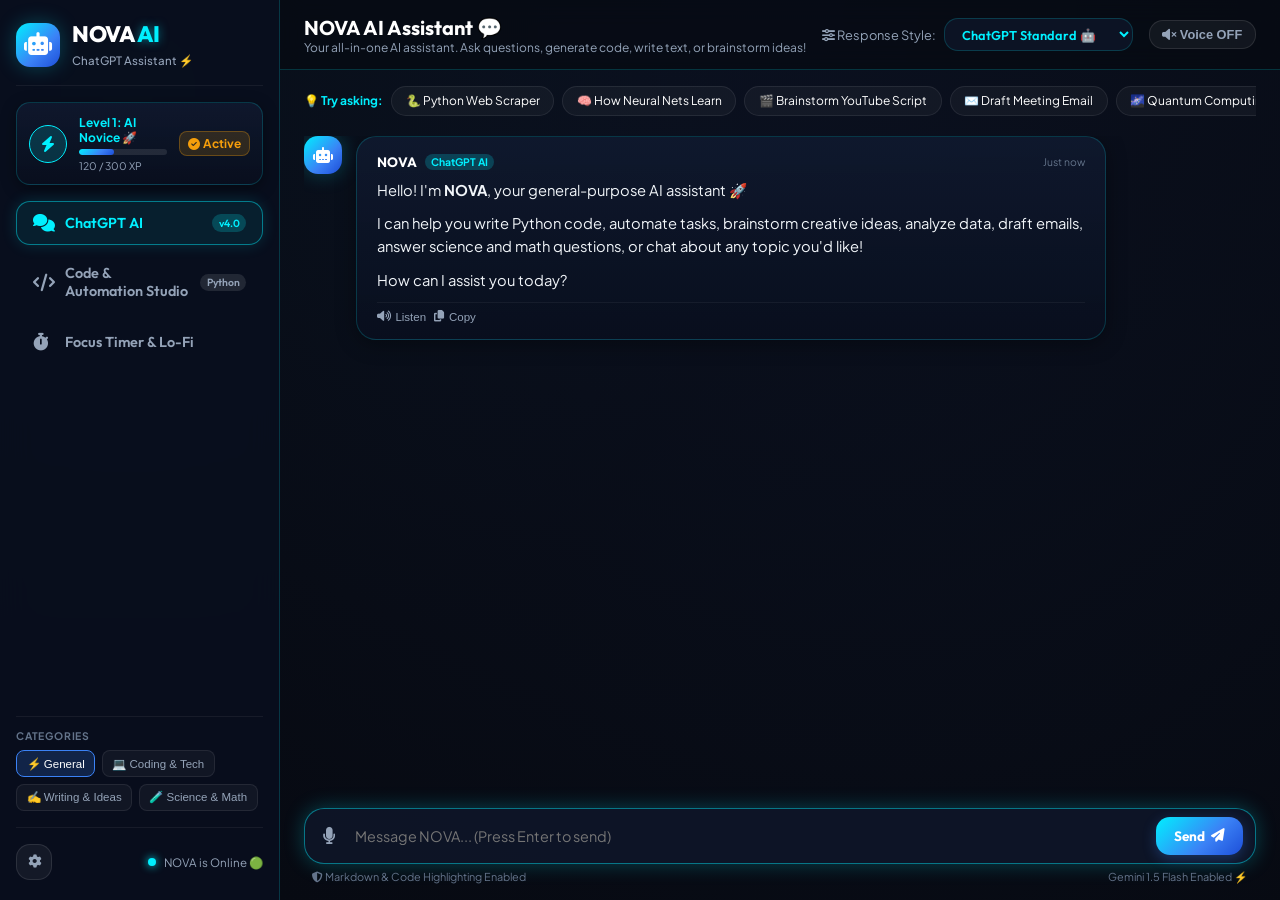
<file: chill-study-bot/index.html>
<!DOCTYPE html>
<html lang="en">
<head>
    <meta charset="UTF-8">
    <meta name="viewport" content="width=device-width, initial-scale=1.0">
    <title>NOVA AI | General Purpose AI Assistant & Code Studio 🚀</title>
    <!-- Modern Google Fonts -->
    <link rel="preconnect" href="https://fonts.googleapis.com">
    <link rel="preconnect" href="https://fonts.gstatic.com" crossorigin>
    <link href="https://fonts.googleapis.com/css2?family=Outfit:wght@300;400;500;600;700;800&family=Plus+Jakarta+Sans:wght@400;500;600;700&family=Fira+Code:wght@400;500&display=swap" rel="stylesheet">
    <!-- FontAwesome Icons -->
    <link rel="stylesheet" href="https://cdnjs.cloudflare.com/ajax/libs/font-awesome/6.4.0/css/all.min.css">
    <!-- Main CSS -->
    <link rel="stylesheet" href="css/style.css">
</head>
<body class="dark-theme">
    <div class="app-container">
        
        <!-- SIDEBAR NAVIGATION -->
        <aside class="sidebar" id="appSidebar">
            <div class="brand-header">
                <div class="logo-box">
                    <i class="fa-solid fa-robot logo-icon"></i>
                </div>
                <div class="brand-title">
                    <h2>NOVA <span>AI</span></h2>
                    <span class="tagline">ChatGPT Assistant ⚡</span>
                </div>
            </div>

            <!-- Profile / Status Card -->
            <div class="user-stats-card">
                <div class="user-avatar">
                    <i class="fa-solid fa-bolt"></i>
                </div>
                <div class="user-info">
                    <span class="user-rank" id="userRank">NOVA 4.0 Omni 🚀</span>
                    <div class="xp-bar-container">
                        <div class="xp-bar-fill" id="xpBarFill" style="width: 100%;"></div>
                    </div>
                    <span class="xp-text" id="xpText">Ready to assist</span>
                </div>
                <div class="streak-badge" title="Status">
                    <i class="fa-solid fa-check-circle streak-icon"></i>
                    Active
                </div>
            </div>

            <!-- Navigation Links -->
            <nav class="nav-menu">
                <button class="nav-item active" data-tab="chat-tab">
                    <i class="fa-solid fa-comments"></i>
                    <span>ChatGPT AI</span>
                    <span class="nav-pill blue">v4.0</span>
                </button>
                <button class="nav-item" data-tab="ml-tab">
                    <i class="fa-solid fa-code"></i>
                    <span>Code & Automation Studio</span>
                    <span class="nav-pill">Python</span>
                </button>
                <button class="nav-item" data-tab="pomodoro-tab">
                    <i class="fa-solid fa-stopwatch"></i>
                    <span>Focus Timer & Lo-Fi</span>
                </button>
            </nav>

            <!-- Quick Category Shortcuts -->
            <div class="subject-quick-select">
                <div class="section-label">CATEGORIES</div>
                <div class="subject-pills">
                    <button class="subject-chip active" data-subject="all">⚡ General</button>
                    <button class="subject-chip" data-subject="code">💻 Coding & Tech</button>
                    <button class="subject-chip" data-subject="writing">✍️ Writing & Ideas</button>
                    <button class="subject-chip" data-subject="science">🧪 Science & Math</button>
                </div>
            </div>

            <!-- Sidebar Footer -->
            <div class="sidebar-footer">
                <button class="icon-btn" id="openSettingsBtn" title="Settings & API Key">
                    <i class="fa-solid fa-gear"></i>
                </button>
                <div class="vibe-status">
                    <span class="pulse-dot"></span>
                    <span class="status-text">NOVA is Online 🟢</span>
                </div>
            </div>
        </aside>

        <!-- MAIN CONTENT AREA -->
        <main class="main-content">

            <!-- TOP BAR -->
            <header class="top-bar">
                <div class="top-bar-left">
                    <button class="mobile-menu-toggle" id="mobileMenuBtn">
                        <i class="fa-solid fa-bars"></i>
                    </button>
                    <div class="current-mode-heading">
                        <h1 id="modeTitle">NOVA AI Assistant 💬</h1>
                        <p id="modeSubtitle">Your all-in-one AI assistant. Ask questions, generate code, write text, or brainstorm ideas!</p>
                    </div>
                </div>
                <div class="top-bar-right">
                    <div class="slang-level-container">
                        <label for="slangSelect"><i class="fa-solid fa-sliders"></i> Response Style:</label>
                        <select id="slangSelect" class="vibe-select">
                            <option value="balanced" selected>ChatGPT Standard 🤖</option>
                            <option value="high">Concise & Fast ⚡</option>
                            <option value="academic">In-Depth & Technical 📚</option>
                        </select>
                    </div>
                    <button class="btn-voice-toggle" id="globalTtsToggle" title="Toggle Voice Output">
                        <i class="fa-solid fa-volume-xmark"></i> Voice OFF
                    </button>
                </div>
            </header>

            <!-- TAB 1: CHAT INTERFACE -->
            <section class="tab-content active" id="chat-tab">
                <div class="chat-wrapper">
                    <!-- Quick Prompt Suggestions Bar -->
                    <div class="prompt-chips-scroll">
                        <span class="chips-title">💡 Try asking:</span>
                        <button class="prompt-chip" data-prompt="Write a Python script to scrape news headlines 🐍">
                            🐍 Python Web Scraper
                        </button>
                        <button class="prompt-chip" data-prompt="Explain how Neural Networks learn step-by-step 🧠">
                            🧠 How Neural Nets Learn
                        </button>
                        <button class="prompt-chip" data-prompt="Help me outline a YouTube video script on AI automation 🎬">
                            🎬 Brainstorm YouTube Script
                        </button>
                        <button class="prompt-chip" data-prompt="Write a polite email requesting a meeting schedule ✉️">
                            ✉️ Draft Meeting Email
                        </button>
                        <button class="prompt-chip" data-prompt="Explain Quantum Computing in simple terms 🌌">
                            🌌 Quantum Computing 101
                        </button>
                    </div>

                    <!-- Chat Message Feed -->
                    <div class="chat-messages" id="chatMessages">
                        <!-- Initial Welcome Message from NOVA -->
                        <div class="message-card nova-message">
                            <div class="avatar nova-avatar">
                                <i class="fa-solid fa-robot"></i>
                            </div>
                            <div class="message-body">
                                <div class="message-header">
                                    <span class="bot-name">NOVA</span>
                                    <span class="bot-badge">ChatGPT AI</span>
                                    <span class="msg-time">Just now</span>
                                </div>
                                <div class="message-text">
                                    <p>Hello! I'm <strong>NOVA</strong>, your general-purpose AI assistant 🚀</p>
                                    <p>I can help you write Python code, automate tasks, brainstorm creative ideas, analyze data, draft emails, answer science and math questions, or chat about any topic you'd like!</p>
                                    <p>How can I assist you today?</p>
                                </div>
                                <div class="message-actions">
                                    <button class="action-btn speaking-btn" onclick="app.speakMessage(this)"><i class="fa-solid fa-volume-high"></i> Listen</button>
                                    <button class="action-btn" onclick="app.copyText(this)"><i class="fa-solid fa-copy"></i> Copy</button>
                                </div>
                            </div>
                        </div>
                    </div>

                    <!-- Chat Input Box -->
                    <div class="chat-input-area">
                        <div class="input-card">
                            <button class="input-icon-btn" id="micBtn" title="Speech to Text">
                                <i class="fa-solid fa-microphone"></i>
                            </button>
                            <textarea id="chatInput" placeholder="Message NOVA... (Press Enter to send)" rows="1"></textarea>
                            <button class="send-btn" id="sendBtn">
                                <span>Send</span>
                                <i class="fa-solid fa-paper-plane"></i>
                            </button>
                        </div>
                        <div class="input-footer">
                            <span><i class="fa-solid fa-shield-halved"></i> Markdown & Code Highlighting Enabled</span>
                            <span class="token-hint">Gemini 1.5 Flash Enabled ⚡</span>
                        </div>
                    </div>
                </div>
            </section>

            <!-- TAB 2: CODE & AUTOMATION STUDIO -->
            <section class="tab-content" id="ml-tab">
                <div class="ml-lab-container">
                    <div class="lab-header">
                        <h2><i class="fa-solid fa-code glow-icon"></i> Code & Automation Studio</h2>
                        <p>Explore Python automation recipes & interactive neural network visualizations!</p>
                    </div>

                    <div class="lab-grid">
                        <!-- Canvas Neural Network Visualizer Card -->
                        <div class="glass-card visualizer-card">
                            <div class="card-header">
                                <h3><i class="fa-solid fa-diagram-project"></i> Live Neural Net Architecture Simulator</h3>
                                <div class="net-controls">
                                    <button class="btn-sm" id="btnPulseNet"><i class="fa-solid fa-play"></i> Pulse Forward Pass</button>
                                    <button class="btn-sm outline" id="btnResetNet"><i class="fa-solid fa-rotate-left"></i> Reset</button>
                                </div>
                            </div>
                            <div class="canvas-wrapper">
                                <canvas id="nnCanvas" width="600" height="320"></canvas>
                            </div>
                            <div class="net-info-panel">
                                <div class="stat-pill"><span>Input Layer:</span> <strong>3 Features</strong></div>
                                <div class="stat-pill"><span>Hidden Layer:</span> <strong>4 Neurons (ReLU)</strong></div>
                                <div class="stat-pill"><span>Output Layer:</span> <strong>Prediction Score</strong></div>
                                <div class="stat-pill"><span>Loss:</span> <strong id="valLoss">0.042</strong></div>
                            </div>
                            <div class="explanation-box">
                                <p><strong>💡 Neural Net Mechanics:</strong> Input feature signals travel through weighted hidden neuron connections, activating output nodes to produce predictions!</p>
                            </div>
                        </div>

                        <!-- Python Automation Recipe Explorer -->
                        <div class="glass-card recipes-card">
                            <div class="card-header">
                                <h3><i class="fa-solid fa-terminal"></i> Python Automation Recipes</h3>
                            </div>
                            <div class="recipe-selector">
                                <button class="recipe-btn active" data-recipe="fileSorter">📂 Auto File Sorter</button>
                                <button class="recipe-btn" data-recipe="homeworkBot">🤖 Task Reminder Bot</button>
                                <button class="recipe-btn" data-recipe="webScraper">🌐 Web News Scraper</button>
                                <button class="recipe-btn" data-recipe="miniML">📊 10-Line ML Classifier</button>
                            </div>
                            <div class="code-display-area">
                                <div class="code-header">
                                    <span id="recipeTitle">script.py</span>
                                    <button class="btn-copy-code" id="btnCopyRecipe"><i class="fa-solid fa-copy"></i> Copy Code</button>
                                </div>
                                <pre><code id="recipeCode"># Select a recipe above!</code></pre>
                            </div>
                            <div class="recipe-explanation" id="recipeExplanation">
                                Select an automation script above to learn how it works!
                            </div>
                        </div>
                    </div>
                </div>
            </section>

            <!-- TAB 3: FOCUS TIMER & LO-FI VIBES -->
            <section class="tab-content" id="pomodoro-tab">
                <div class="pomodoro-container">
                    <div class="pomo-card glass-card">
                        <div class="pomo-header">
                            <h2><i class="fa-solid fa-stopwatch glow-icon"></i> Focus Mode & Ambient Audio</h2>
                            <p>25-minute focus session with Web Audio synthesized soundscapes! 🎧</p>
                        </div>

                        <div class="timer-display-ring">
                            <svg class="progress-ring" width="260" height="260">
                                <circle class="progress-ring-bg" stroke="rgba(255,255,255,0.05)" stroke-width="12" fill="transparent" r="110" cx="130" cy="130"/>
                                <circle class="progress-ring-circle" id="pomoRing" stroke="#00f0ff" stroke-width="12" stroke-dasharray="691" stroke-dashoffset="0" fill="transparent" r="110" cx="130" cy="130"/>
                            </svg>
                            <div class="timer-text-box">
                                <span class="timer-digits" id="pomoTimeDisplay">25:00</span>
                                <span class="timer-mode-tag" id="pomoModeTag">FOCUS SESSION 🔒</span>
                            </div>
                        </div>

                        <div class="pomo-buttons">
                            <button class="btn-pomo start" id="startPomoBtn"><i class="fa-solid fa-play"></i> Start Timer</button>
                            <button class="btn-pomo pause hidden" id="pausePomoBtn"><i class="fa-solid fa-pause"></i> Pause</button>
                            <button class="btn-pomo reset" id="resetPomoBtn"><i class="fa-solid fa-rotate-left"></i> Reset</button>
                        </div>

                        <!-- Web Audio Synth Ambient Vibe Selector -->
                        <div class="audio-vibe-box glass-card">
                            <h3><i class="fa-solid fa-music"></i> Synthesized Ambient Focus Audio</h3>
                            <p>Generates chill lo-fi soundscapes locally in your browser!</p>
                            <div class="audio-controls">
                                <button class="audio-btn" id="toggleAmbientBtn"><i class="fa-solid fa-headphones"></i> Play Ambient Synth</button>
                                <div class="sound-mode-selector">
                                    <button class="sound-chip active" data-sound="space">🌌 Space Drone</button>
                                    <button class="sound-chip" data-sound="rain">🌧️ Cyber Rain</button>
                                    <button class="sound-chip" data-sound="waves">🌊 Synth Waves</button>
                                </div>
                            </div>
                        </div>

                        <div class="motivation-quote-box" id="motivationQuote">
                            "The best way to predict the future is to build and automate it 🚀"
                        </div>
                    </div>
                </div>
            </section>

        </main>
    </div>

    <!-- SETTINGS & GEMINI API MODAL -->
    <div class="modal-overlay hidden" id="settingsModal">
        <div class="modal-card glass-card">
            <div class="modal-header">
                <h3><i class="fa-solid fa-sliders"></i> NOVA AI Settings</h3>
                <button class="close-modal-btn" id="closeSettingsBtn"><i class="fa-solid fa-xmark"></i></button>
            </div>
            <div class="modal-body">
                <div class="setting-item">
                    <label for="geminiApiKey">Google Gemini API Key (Optional):</label>
                    <input type="password" id="geminiApiKey" placeholder="Enter Gemini API Key..." class="input-text">
                    <span class="setting-help">If left empty, NOVA uses its built-in smart general AI engine!</span>
                </div>
                <div class="setting-item">
                    <label>Speech Voice Speed:</label>
                    <div class="slider-row">
                        <span>Speed:</span>
                        <input type="range" id="voiceSpeedRange" min="0.8" max="1.4" step="0.1" value="1.0">
                    </div>
                </div>
                <div class="setting-item">
                    <button class="btn-primary red-outline" id="resetXpBtn"><i class="fa-solid fa-trash"></i> Reset Local Data</button>
                </div>
            </div>
            <div class="modal-footer">
                <button class="btn-primary" id="saveSettingsBtn">Save & Close</button>
            </div>
        </div>
    </div>

    <!-- JS SCRIPTS -->
    <script src="js/gamification.js"></script>
    <script src="js/aiEngine.js"></script>
    <script src="js/mlLab.js"></script>
    <script src="js/studyTools.js"></script>
    <script src="js/app.js"></script>
</body>
</html>
</file>
<file: chill-study-bot/css/style.css>
/* ==========================================================================
   NOVA AI - CHILL GEN Z STUDY & ML AUTOMATION APP
   Design System: Deep Onyx, Electric Azure, Midnight Navy & Crisp White
   ========================================================================== */

:root {
    /* Refined Color Palette */
    --bg-dark: #070a12;
    --bg-surface: #0c1325;
    --bg-card: rgba(13, 21, 39, 0.85);
    --bg-card-hover: rgba(20, 32, 58, 0.9);
    --glass-border: rgba(0, 240, 255, 0.18);
    --glass-border-glow: rgba(0, 240, 255, 0.45);
    
    --primary-blue: #3b82f6;
    --electric-blue: #00f0ff;
    --deep-blue: #1d4ed8;
    --cyan-glow: #38bdf8;
    --accent-purple: #8b5cf6;
    
    --text-primary: #ffffff;
    --text-secondary: #94a3b8;
    --text-muted: #64748b;

    --gradient-blue: linear-gradient(135deg, #00f0ff 0%, #3b82f6 60%, #1d4ed8 100%);
    --gradient-glow: linear-gradient(135deg, rgba(0,240,255,0.15) 0%, rgba(59,130,246,0.08) 100%);
    --gradient-card: linear-gradient(180deg, rgba(16, 26, 48, 0.85) 0%, rgba(9, 15, 30, 0.95) 100%);

    --font-heading: 'Outfit', sans-serif;
    --font-body: 'Plus Jakarta Sans', sans-serif;
    --font-code: 'Fira Code', monospace;

    --radius-sm: 8px;
    --radius-md: 14px;
    --radius-lg: 20px;
    --radius-full: 9999px;

    --shadow-glow: 0 0 20px rgba(0, 240, 255, 0.25);
    --shadow-blue-sm: 0 4px 14px rgba(59, 130, 246, 0.3);
    --transition-fast: all 0.2s cubic-bezier(0.16, 1, 0.3, 1);
    --transition-bounce: all 0.35s cubic-bezier(0.34, 1.56, 0.64, 1);
}

/* Reset & Base Styles */
* {
    margin: 0;
    padding: 0;
    box-sizing: border-box;
}

body {
    background-color: var(--bg-dark);
    color: var(--text-primary);
    font-family: var(--font-body);
    overflow-x: hidden;
    height: 100vh;
    width: 100vw;
    background-image: 
        radial-gradient(circle at 10% 10%, rgba(0, 240, 255, 0.07) 0%, transparent 45%),
        radial-gradient(circle at 90% 90%, rgba(59, 130, 246, 0.07) 0%, transparent 45%);
}

/* Scrollbar styling */
::-webkit-scrollbar {
    width: 6px;
    height: 6px;
}
::-webkit-scrollbar-track {
    background: rgba(7, 10, 18, 0.6);
}
::-webkit-scrollbar-thumb {
    background: rgba(0, 240, 255, 0.3);
    border-radius: var(--radius-full);
}
::-webkit-scrollbar-thumb:hover {
    background: var(--electric-blue);
}

/* Main Container Layout */
.app-container {
    display: flex;
    height: 100vh;
    width: 100vw;
    position: relative;
    overflow: hidden;
}

/* ==========================================================================
   SIDEBAR
   ========================================================================== */
.sidebar {
    width: 280px;
    background: rgba(9, 15, 30, 0.92);
    border-right: 1px solid var(--glass-border);
    backdrop-filter: blur(16px);
    display: flex;
    flex-direction: column;
    padding: 1.25rem 1rem;
    z-index: 100;
    transition: var(--transition-fast);
}

.brand-header {
    display: flex;
    align-items: center;
    gap: 0.75rem;
    padding-bottom: 1rem;
    border-bottom: 1px solid rgba(255, 255, 255, 0.06);
}

.logo-box {
    width: 44px;
    height: 44px;
    background: var(--gradient-blue);
    border-radius: var(--radius-md);
    display: flex;
    align-items: center;
    justify-content: center;
    box-shadow: var(--shadow-glow);
}

.logo-icon {
    font-size: 1.4rem;
    color: #fff;
}

.brand-title h2 {
    font-family: var(--font-heading);
    font-weight: 800;
    font-size: 1.4rem;
    letter-spacing: -0.5px;
}

.brand-title h2 span {
    color: var(--electric-blue);
    text-shadow: 0 0 10px rgba(0, 240, 255, 0.5);
}

.tagline {
    font-size: 0.72rem;
    color: var(--text-secondary);
    font-weight: 500;
}

/* User Stats Card */
.user-stats-card {
    background: var(--gradient-card);
    border: 1px solid var(--glass-border);
    border-radius: var(--radius-md);
    padding: 0.75rem;
    margin: 1rem 0;
    display: flex;
    align-items: center;
    gap: 0.75rem;
    box-shadow: 0 4px 15px rgba(0, 0, 0, 0.4);
}

.user-avatar {
    width: 38px;
    height: 38px;
    background: rgba(0, 240, 255, 0.15);
    border: 1px solid var(--electric-blue);
    border-radius: var(--radius-full);
    display: flex;
    align-items: center;
    justify-content: center;
    color: var(--electric-blue);
}

.user-info {
    flex: 1;
    display: flex;
    flex-direction: column;
    gap: 0.25rem;
}

.user-rank {
    font-size: 0.75rem;
    font-weight: 700;
    color: var(--electric-blue);
}

.xp-bar-container {
    height: 6px;
    background: rgba(255, 255, 255, 0.1);
    border-radius: var(--radius-full);
    overflow: hidden;
}

.xp-bar-fill {
    height: 100%;
    background: var(--gradient-blue);
    border-radius: var(--radius-full);
    transition: width 0.4s ease;
}

.xp-text {
    font-size: 0.65rem;
    color: var(--text-secondary);
}

.streak-badge {
    display: flex;
    align-items: center;
    gap: 0.2rem;
    background: rgba(245, 158, 11, 0.15);
    border: 1px solid rgba(245, 158, 11, 0.3);
    padding: 0.25rem 0.5rem;
    border-radius: var(--radius-sm);
    font-size: 0.75rem;
    font-weight: 700;
    color: #f59e0b;
}

/* Nav Menu */
.nav-menu {
    display: flex;
    flex-direction: column;
    gap: 0.4rem;
    margin-bottom: auto;
}

.nav-item {
    display: flex;
    align-items: center;
    gap: 0.75rem;
    padding: 0.75rem 1rem;
    background: transparent;
    border: 1px solid transparent;
    border-radius: var(--radius-md);
    color: var(--text-secondary);
    font-family: var(--font-heading);
    font-weight: 600;
    font-size: 0.9rem;
    cursor: pointer;
    transition: var(--transition-fast);
    text-align: left;
}

.nav-item i {
    font-size: 1.1rem;
    width: 20px;
}

.nav-item:hover {
    background: rgba(255, 255, 255, 0.04);
    color: var(--text-primary);
    border-color: rgba(255, 255, 255, 0.08);
}

.nav-item.active {
    background: rgba(0, 240, 255, 0.08);
    border-color: var(--glass-border-glow);
    color: var(--electric-blue);
    box-shadow: 0 0 15px rgba(0, 240, 255, 0.15);
}

.nav-pill {
    margin-left: auto;
    font-size: 0.65rem;
    padding: 0.15rem 0.4rem;
    border-radius: var(--radius-full);
    background: rgba(255, 255, 255, 0.1);
    color: var(--text-secondary);
}

.nav-pill.blue {
    background: rgba(0, 240, 255, 0.2);
    color: var(--electric-blue);
}

/* Subject Quick Select */
.subject-quick-select {
    margin-top: 1rem;
    padding-top: 0.75rem;
    border-top: 1px solid rgba(255, 255, 255, 0.06);
}

.section-label {
    font-size: 0.65rem;
    font-weight: 700;
    letter-spacing: 0.8px;
    color: var(--text-muted);
    margin-bottom: 0.5rem;
}

.subject-pills {
    display: flex;
    flex-wrap: wrap;
    gap: 0.4rem;
}

.subject-chip {
    padding: 0.35rem 0.6rem;
    background: rgba(255, 255, 255, 0.04);
    border: 1px solid rgba(255, 255, 255, 0.08);
    border-radius: var(--radius-sm);
    font-size: 0.72rem;
    color: var(--text-secondary);
    cursor: pointer;
    transition: var(--transition-fast);
}

.subject-chip:hover, .subject-chip.active {
    background: rgba(59, 130, 246, 0.2);
    border-color: var(--primary-blue);
    color: var(--text-primary);
}

/* Sidebar Footer */
.sidebar-footer {
    display: flex;
    align-items: center;
    justify-content: space-between;
    padding-top: 1rem;
    border-top: 1px solid rgba(255, 255, 255, 0.06);
    margin-top: 1rem;
}

.icon-btn {
    width: 36px;
    height: 36px;
    background: rgba(255, 255, 255, 0.05);
    border: 1px solid rgba(255, 255, 255, 0.1);
    border-radius: var(--radius-md);
    color: var(--text-secondary);
    cursor: pointer;
    display: flex;
    align-items: center;
    justify-content: center;
    transition: var(--transition-fast);
}

.icon-btn:hover {
    color: var(--electric-blue);
    border-color: var(--electric-blue);
    background: rgba(0, 240, 255, 0.1);
}

.vibe-status {
    display: flex;
    align-items: center;
    gap: 0.5rem;
    font-size: 0.72rem;
    color: var(--text-secondary);
}

.pulse-dot {
    width: 8px;
    height: 8px;
    background: var(--electric-blue);
    border-radius: 50%;
    box-shadow: 0 0 8px var(--electric-blue);
    animation: pulseGlow 1.8s infinite ease-in-out;
}

@keyframes pulseGlow {
    0%, 100% { transform: scale(1); opacity: 1; }
    50% { transform: scale(1.4); opacity: 0.5; }
}

/* ==========================================================================
   MAIN CONTENT & TOP BAR
   ========================================================================== */
.main-content {
    flex: 1;
    display: flex;
    flex-direction: column;
    height: 100vh;
    overflow: hidden;
    background: radial-gradient(circle at 50% 0%, rgba(12, 19, 37, 0.7) 0%, rgba(7, 10, 18, 0.98) 100%);
}

.top-bar {
    height: 70px;
    padding: 0 1.5rem;
    display: flex;
    align-items: center;
    justify-content: space-between;
    border-bottom: 1px solid var(--glass-border);
    background: rgba(7, 10, 18, 0.7);
    backdrop-filter: blur(12px);
    z-index: 10;
}

.top-bar-left {
    display: flex;
    align-items: center;
    gap: 1rem;
}

.mobile-menu-toggle {
    display: none;
    background: transparent;
    border: none;
    color: var(--text-primary);
    font-size: 1.2rem;
    cursor: pointer;
}

.current-mode-heading h1 {
    font-family: var(--font-heading);
    font-size: 1.25rem;
    font-weight: 700;
}

.current-mode-heading p {
    font-size: 0.75rem;
    color: var(--text-secondary);
}

.top-bar-right {
    display: flex;
    align-items: center;
    gap: 1rem;
}

.slang-level-container {
    display: flex;
    align-items: center;
    gap: 0.5rem;
    font-size: 0.8rem;
    color: var(--text-secondary);
}

.vibe-select {
    background: rgba(15, 23, 42, 0.8);
    border: 1px solid var(--glass-border);
    color: var(--electric-blue);
    padding: 0.4rem 0.8rem;
    border-radius: var(--radius-md);
    font-family: var(--font-heading);
    font-weight: 600;
    font-size: 0.8rem;
    outline: none;
    cursor: pointer;
}

.btn-voice-toggle {
    background: rgba(255, 255, 255, 0.05);
    border: 1px solid rgba(255, 255, 255, 0.1);
    color: var(--text-secondary);
    padding: 0.4rem 0.8rem;
    border-radius: var(--radius-md);
    font-size: 0.8rem;
    font-weight: 600;
    cursor: pointer;
    transition: var(--transition-fast);
}

.btn-voice-toggle.active {
    background: rgba(0, 240, 255, 0.15);
    border-color: var(--electric-blue);
    color: var(--electric-blue);
}

/* ==========================================================================
   TAB PANELS & GLASS CARDS
   ========================================================================== */
.tab-content {
    display: none;
    flex: 1;
    height: calc(100vh - 70px);
    overflow: hidden;
}

.tab-content.active {
    display: flex;
}

.glass-card {
    background: var(--gradient-card);
    border: 1px solid var(--glass-border);
    border-radius: var(--radius-lg);
    backdrop-filter: blur(12px);
    box-shadow: 0 8px 32px rgba(0, 0, 0, 0.45);
    transition: var(--transition-fast);
}

.glass-card:hover {
    border-color: var(--glass-border-glow);
}

/* ==========================================================================
   ANSWER FORMATTING & CHAT MESSAGES
   ========================================================================== */
.chat-wrapper {
    display: flex;
    flex-direction: column;
    width: 100%;
    height: 100%;
    max-width: 1100px;
    margin: 0 auto;
    padding: 1rem 1.5rem;
}

.prompt-chips-scroll {
    display: flex;
    align-items: center;
    gap: 0.5rem;
    overflow-x: auto;
    padding-bottom: 0.5rem;
    margin-bottom: 0.75rem;
}

.chips-title {
    font-size: 0.75rem;
    font-weight: 700;
    color: var(--electric-blue);
    white-space: nowrap;
}

.prompt-chip {
    background: rgba(255, 255, 255, 0.04);
    border: 1px solid rgba(255, 255, 255, 0.08);
    border-radius: var(--radius-full);
    padding: 0.4rem 0.85rem;
    color: var(--text-primary);
    font-size: 0.75rem;
    font-family: var(--font-body);
    white-space: nowrap;
    cursor: pointer;
    transition: var(--transition-bounce);
}

.prompt-chip:hover {
    background: rgba(0, 240, 255, 0.15);
    border-color: var(--electric-blue);
    transform: translateY(-2px);
    box-shadow: 0 4px 12px rgba(0, 240, 255, 0.2);
}

.chat-messages {
    flex: 1;
    overflow-y: auto;
    display: flex;
    flex-direction: column;
    gap: 1rem;
    padding-right: 0.5rem;
    margin-bottom: 1rem;
}

.message-card {
    display: flex;
    gap: 0.85rem;
    max-width: 85%;
    animation: fadeInMsg 0.3s ease-out;
}

@keyframes fadeInMsg {
    from { opacity: 0; transform: translateY(10px); }
    to { opacity: 1; transform: translateY(0); }
}

.message-card.nova-message {
    align-self: flex-start;
}

.message-card.user-message {
    align-self: flex-end;
    flex-direction: row-reverse;
}

.avatar {
    width: 38px;
    height: 38px;
    border-radius: var(--radius-md);
    display: flex;
    align-items: center;
    justify-content: center;
    flex-shrink: 0;
    font-size: 1rem;
}

.nova-avatar {
    background: var(--gradient-blue);
    color: #fff;
    box-shadow: var(--shadow-glow);
}

.user-avatar-msg {
    background: rgba(255, 255, 255, 0.1);
    border: 1px solid rgba(255, 255, 255, 0.2);
    color: var(--text-primary);
}

.message-body {
    background: var(--gradient-card);
    border: 1px solid var(--glass-border);
    border-radius: var(--radius-lg);
    padding: 1rem 1.25rem;
    box-shadow: 0 4px 20px rgba(0, 0, 0, 0.35);
}

.user-message .message-body {
    background: linear-gradient(135deg, rgba(59, 130, 246, 0.25) 0%, rgba(29, 78, 216, 0.2) 100%);
    border-color: rgba(59, 130, 246, 0.4);
}

.message-header {
    display: flex;
    align-items: center;
    gap: 0.5rem;
    margin-bottom: 0.5rem;
}

.bot-name {
    font-family: var(--font-heading);
    font-weight: 700;
    font-size: 0.85rem;
    color: var(--text-primary);
}

.bot-badge {
    background: rgba(0, 240, 255, 0.2);
    color: var(--electric-blue);
    font-size: 0.65rem;
    font-weight: 700;
    padding: 0.1rem 0.4rem;
    border-radius: var(--radius-sm);
}

.msg-time {
    font-size: 0.65rem;
    color: var(--text-muted);
    margin-left: auto;
}

.message-text {
    font-size: 0.92rem;
    line-height: 1.6;
    color: #f1f5f9;
}

.message-text h3 {
    font-family: var(--font-heading);
    font-size: 1.1rem;
    color: var(--electric-blue);
    margin: 0.5rem 0 0.4rem 0;
    border-bottom: 1px solid rgba(0, 240, 255, 0.15);
    padding-bottom: 0.2rem;
}

.message-text h4 {
    font-family: var(--font-heading);
    font-size: 0.95rem;
    color: var(--cyan-glow);
    margin: 0.6rem 0 0.3rem 0;
}

.message-text p {
    margin-bottom: 0.6rem;
}
.message-text p:last-child {
    margin-bottom: 0;
}

.message-text ul, .message-text ol {
    margin: 0.4rem 0 0.6rem 1.25rem;
}

.message-text li {
    margin-bottom: 0.25rem;
}

.message-text blockquote {
    background: rgba(0, 240, 255, 0.06);
    border-left: 3px solid var(--electric-blue);
    padding: 0.6rem 0.85rem;
    border-radius: 0 var(--radius-sm) var(--radius-sm) 0;
    margin: 0.6rem 0;
    font-size: 0.85rem;
    color: #e2e8f0;
}

.message-text pre {
    background: #040711;
    border: 1px solid rgba(0, 240, 255, 0.2);
    border-radius: var(--radius-md);
    padding: 0.85rem;
    margin: 0.6rem 0;
    overflow-x: auto;
    font-family: var(--font-code);
    font-size: 0.82rem;
    color: var(--cyan-glow);
}

/* AI Interactive Widget Buttons in Chat */
.ai-widget-box {
    margin-top: 0.75rem;
    padding: 0.75rem 1rem;
    background: rgba(0, 240, 255, 0.08);
    border: 1px solid var(--glass-border-glow);
    border-radius: var(--radius-md);
    display: flex;
    align-items: center;
    justify-content: space-between;
}

.ai-widget-btn {
    background: var(--gradient-blue);
    border: none;
    border-radius: var(--radius-md);
    padding: 0.5rem 1rem;
    color: #fff;
    font-family: var(--font-heading);
    font-weight: 700;
    font-size: 0.82rem;
    cursor: pointer;
    box-shadow: var(--shadow-glow);
    transition: var(--transition-bounce);
}

.ai-widget-btn:hover {
    transform: scale(1.05);
}

.message-actions {
    display: flex;
    gap: 0.5rem;
    margin-top: 0.6rem;
    padding-top: 0.5rem;
    border-top: 1px solid rgba(255, 255, 255, 0.05);
}

.action-btn {
    background: transparent;
    border: none;
    color: var(--text-secondary);
    font-size: 0.72rem;
    cursor: pointer;
    display: flex;
    align-items: center;
    gap: 0.3rem;
    transition: var(--transition-fast);
}

.action-btn:hover {
    color: var(--electric-blue);
}

/* Chat Input Bar */
.chat-input-area {
    display: flex;
    flex-direction: column;
    gap: 0.4rem;
}

.input-card {
    background: rgba(15, 23, 42, 0.85);
    border: 1px solid var(--glass-border-glow);
    border-radius: var(--radius-lg);
    padding: 0.5rem 0.75rem;
    display: flex;
    align-items: center;
    gap: 0.75rem;
    box-shadow: var(--shadow-glow);
}

.input-icon-btn {
    background: transparent;
    border: none;
    color: var(--text-secondary);
    font-size: 1.1rem;
    cursor: pointer;
    padding: 0.4rem;
    transition: var(--transition-fast);
}

.input-icon-btn:hover, .input-icon-btn.recording {
    color: var(--electric-blue);
    transform: scale(1.1);
}
.input-icon-btn.recording {
    color: #ef4444;
    animation: pulseGlow 1s infinite;
}

textarea#chatInput {
    flex: 1;
    background: transparent;
    border: none;
    outline: none;
    color: var(--text-primary);
    font-family: var(--font-body);
    font-size: 0.9rem;
    resize: none;
    max-height: 100px;
}

.send-btn {
    background: var(--gradient-blue);
    border: none;
    border-radius: var(--radius-md);
    padding: 0.6rem 1.1rem;
    color: #fff;
    font-family: var(--font-heading);
    font-weight: 700;
    font-size: 0.85rem;
    cursor: pointer;
    display: flex;
    align-items: center;
    gap: 0.4rem;
    box-shadow: var(--shadow-blue-sm);
    transition: var(--transition-bounce);
}

.send-btn:hover {
    transform: scale(1.04);
    box-shadow: var(--shadow-glow);
}

.input-footer {
    display: flex;
    justify-content: space-between;
    font-size: 0.68rem;
    color: var(--text-muted);
    padding: 0 0.5rem;
}

/* ==========================================================================
   TAB 2: ML & AUTOMATION LAB
   ========================================================================== */
.ml-lab-container {
    padding: 1.5rem;
    width: 100%;
    max-width: 1200px;
    margin: 0 auto;
    overflow-y: auto;
    display: flex;
    flex-direction: column;
    gap: 1.25rem;
}

.lab-header h2 {
    font-family: var(--font-heading);
    font-size: 1.4rem;
    margin-bottom: 0.2rem;
}

.lab-header p {
    color: var(--text-secondary);
    font-size: 0.85rem;
}

.glow-icon {
    color: var(--electric-blue);
    text-shadow: 0 0 10px rgba(0, 240, 255, 0.6);
}

.lab-grid {
    display: grid;
    grid-template-columns: 1fr 1fr;
    gap: 1.25rem;
}

.card-header {
    display: flex;
    align-items: center;
    justify-content: space-between;
    padding: 1rem 1.25rem;
    border-bottom: 1px solid rgba(255, 255, 255, 0.06);
}

.card-header h3 {
    font-family: var(--font-heading);
    font-size: 1.05rem;
}

.btn-sm {
    background: var(--gradient-blue);
    border: none;
    border-radius: var(--radius-sm);
    padding: 0.35rem 0.75rem;
    color: #fff;
    font-size: 0.75rem;
    font-weight: 600;
    cursor: pointer;
    transition: var(--transition-fast);
}

.btn-sm.outline {
    background: transparent;
    border: 1px solid var(--glass-border);
    color: var(--text-secondary);
}

.btn-sm:hover {
    transform: translateY(-1px);
    box-shadow: var(--shadow-glow);
}

.canvas-wrapper {
    display: flex;
    justify-content: center;
    padding: 1rem;
    background: rgba(4, 7, 17, 0.5);
}

canvas#nnCanvas {
    border-radius: var(--radius-md);
    max-width: 100%;
}

.net-info-panel {
    display: flex;
    flex-wrap: wrap;
    gap: 0.5rem;
    padding: 0.75rem 1.25rem;
}

.stat-pill {
    background: rgba(255, 255, 255, 0.04);
    border: 1px solid rgba(255, 255, 255, 0.08);
    padding: 0.3rem 0.6rem;
    border-radius: var(--radius-sm);
    font-size: 0.72rem;
    color: var(--text-secondary);
}

.stat-pill strong {
    color: var(--electric-blue);
}

.explanation-box {
    padding: 0.85rem 1.25rem;
    background: rgba(0, 240, 255, 0.05);
    border-top: 1px solid rgba(0, 240, 255, 0.1);
    font-size: 0.8rem;
    color: var(--text-primary);
}

/* Recipe Explorer */
.recipe-selector {
    display: flex;
    gap: 0.4rem;
    padding: 0.75rem 1.25rem;
    overflow-x: auto;
}

.recipe-btn {
    background: rgba(255, 255, 255, 0.04);
    border: 1px solid rgba(255, 255, 255, 0.08);
    border-radius: var(--radius-md);
    padding: 0.4rem 0.75rem;
    color: var(--text-secondary);
    font-size: 0.75rem;
    font-weight: 600;
    white-space: nowrap;
    cursor: pointer;
    transition: var(--transition-fast);
}

.recipe-btn.active, .recipe-btn:hover {
    background: rgba(0, 240, 255, 0.15);
    border-color: var(--electric-blue);
    color: var(--electric-blue);
}

.code-display-area {
    margin: 0 1.25rem;
    background: #040711;
    border: 1px solid var(--glass-border);
    border-radius: var(--radius-md);
    overflow: hidden;
}

.code-header {
    display: flex;
    align-items: center;
    justify-content: space-between;
    background: rgba(255, 255, 255, 0.03);
    padding: 0.4rem 0.75rem;
    font-family: var(--font-code);
    font-size: 0.75rem;
    color: var(--text-muted);
}

.btn-copy-code {
    background: transparent;
    border: none;
    color: var(--electric-blue);
    font-size: 0.7rem;
    cursor: pointer;
}

.code-display-area pre {
    padding: 0.85rem;
    font-family: var(--font-code);
    font-size: 0.8rem;
    color: #38bdf8;
    max-height: 200px;
    overflow-y: auto;
}

.recipe-explanation {
    padding: 0.85rem 1.25rem;
    font-size: 0.8rem;
    color: var(--text-secondary);
    line-height: 1.4;
}

/* ==========================================================================
   TAB 3: AI QUIZZER & CUSTOM INPUTS
   ========================================================================== */
.quiz-container {
    padding: 1.5rem;
    width: 100%;
    max-width: 800px;
    margin: 0 auto;
    overflow-y: auto;
    display: flex;
    flex-direction: column;
    gap: 1.25rem;
}

.quiz-hero {
    padding: 1.5rem;
}

.quiz-hero h2 {
    font-family: var(--font-heading);
    font-size: 1.4rem;
    margin-bottom: 0.3rem;
}

.quiz-hero p {
    color: var(--text-secondary);
    font-size: 0.85rem;
    margin-bottom: 1.2rem;
}

.quiz-setup-form {
    display: flex;
    flex-wrap: wrap;
    gap: 1rem;
    align-items: flex-end;
}

.form-group {
    display: flex;
    flex-direction: column;
    gap: 0.35rem;
    flex: 1;
    min-width: 220px;
}

.form-group.full-width {
    flex: 100%;
}

.form-group label {
    font-size: 0.78rem;
    font-weight: 700;
    color: var(--electric-blue);
}

.input-text-custom {
    background: rgba(15, 23, 42, 0.9);
    border: 1px solid var(--glass-border-glow);
    color: var(--text-primary);
    padding: 0.65rem 0.9rem;
    border-radius: var(--radius-md);
    font-family: var(--font-body);
    font-size: 0.85rem;
    outline: none;
    box-shadow: 0 0 10px rgba(0, 240, 255, 0.1);
}

.input-text-custom:focus {
    border-color: var(--electric-blue);
    box-shadow: var(--shadow-glow);
}

.form-group select {
    background: rgba(15, 23, 42, 0.9);
    border: 1px solid var(--glass-border);
    color: var(--text-primary);
    padding: 0.6rem 0.8rem;
    border-radius: var(--radius-md);
    font-family: var(--font-body);
    font-size: 0.85rem;
    outline: none;
}

.btn-primary {
    background: var(--gradient-blue);
    border: none;
    border-radius: var(--radius-md);
    padding: 0.65rem 1.25rem;
    color: #fff;
    font-family: var(--font-heading);
    font-weight: 700;
    font-size: 0.85rem;
    cursor: pointer;
    transition: var(--transition-bounce);
    box-shadow: var(--shadow-blue-sm);
}

.btn-primary.full-btn {
    width: 100%;
    margin-top: 0.5rem;
    padding: 0.85rem;
    font-size: 0.95rem;
}

.btn-primary:hover {
    transform: translateY(-2px);
    box-shadow: var(--shadow-glow);
}

.quiz-card {
    padding: 1.5rem;
    display: flex;
    flex-direction: column;
    gap: 1rem;
}

.quiz-progress-bar {
    height: 8px;
    background: rgba(255, 255, 255, 0.08);
    border-radius: var(--radius-full);
    overflow: hidden;
}

.quiz-fill {
    height: 100%;
    background: var(--gradient-blue);
    transition: width 0.3s ease;
}

.quiz-header-info {
    display: flex;
    justify-content: space-between;
    font-size: 0.8rem;
    font-weight: 700;
    color: var(--electric-blue);
}

.question-text {
    font-family: var(--font-heading);
    font-size: 1.15rem;
    line-height: 1.4;
}

.options-grid {
    display: flex;
    flex-direction: column;
    gap: 0.6rem;
}

.quiz-opt-btn {
    background: rgba(255, 255, 255, 0.03);
    border: 1px solid rgba(255, 255, 255, 0.1);
    border-radius: var(--radius-md);
    padding: 0.85rem 1rem;
    color: var(--text-primary);
    font-family: var(--font-body);
    font-size: 0.88rem;
    text-align: left;
    cursor: pointer;
    transition: var(--transition-fast);
}

.quiz-opt-btn:hover {
    background: rgba(0, 240, 255, 0.1);
    border-color: var(--electric-blue);
}

.quiz-opt-btn.correct {
    background: rgba(16, 185, 129, 0.2);
    border-color: #10b981;
    color: #10b981;
}

.quiz-opt-btn.incorrect {
    background: rgba(239, 68, 68, 0.2);
    border-color: #ef4444;
    color: #ef4444;
}

.quiz-feedback {
    padding: 0.85rem;
    border-radius: var(--radius-md);
    font-size: 0.85rem;
    font-weight: 600;
}

.quiz-feedback.correct {
    background: rgba(16, 185, 129, 0.15);
    border: 1px solid rgba(16, 185, 129, 0.3);
    color: #10b981;
}

.quiz-feedback.incorrect {
    background: rgba(239, 68, 68, 0.15);
    border: 1px solid rgba(239, 68, 68, 0.3);
    color: #f87171;
}

/* ==========================================================================
   TAB 4: 3D FLASHCARDS & AI GENERATOR BOX
   ========================================================================== */
.flashcards-container {
    padding: 1.5rem;
    width: 100%;
    max-width: 800px;
    margin: 0 auto;
    overflow-y: auto;
    display: flex;
    flex-direction: column;
    gap: 1.25rem;
}

.flashcards-header h2 {
    font-family: var(--font-heading);
    font-size: 1.4rem;
}

.flashcards-header p {
    color: var(--text-secondary);
    font-size: 0.85rem;
}

.ai-card-gen-box {
    padding: 1.25rem;
    background: var(--gradient-card);
    border: 1px solid var(--glass-border-glow);
}

.ai-card-gen-box h4 {
    font-family: var(--font-heading);
    font-size: 0.95rem;
    color: var(--electric-blue);
    margin-bottom: 0.75rem;
}

.card-gen-inputs {
    display: flex;
    gap: 0.5rem;
    flex-wrap: wrap;
}

.card-gen-inputs input {
    flex: 2;
    min-width: 200px;
}

.card-gen-inputs select {
    flex: 1;
    min-width: 140px;
    background: rgba(15, 23, 42, 0.9);
    border: 1px solid var(--glass-border);
    color: var(--text-primary);
    padding: 0.6rem;
    border-radius: var(--radius-md);
    font-size: 0.82rem;
    outline: none;
}

.deck-selector-bar {
    display: flex;
    gap: 0.5rem;
    overflow-x: auto;
    padding-bottom: 0.4rem;
}

.deck-btn {
    background: rgba(255, 255, 255, 0.04);
    border: 1px solid rgba(255, 255, 255, 0.08);
    border-radius: var(--radius-full);
    padding: 0.4rem 0.85rem;
    color: var(--text-secondary);
    font-size: 0.78rem;
    font-weight: 600;
    white-space: nowrap;
    cursor: pointer;
    transition: var(--transition-fast);
}

.deck-btn.active, .deck-btn:hover {
    background: rgba(0, 240, 255, 0.15);
    border-color: var(--electric-blue);
    color: var(--electric-blue);
}

.card-stage {
    perspective: 1000px;
    display: flex;
    justify-content: center;
    margin: 1rem 0;
}

.flashcard-3d {
    width: 100%;
    max-width: 480px;
    height: 260px;
    position: relative;
    transform-style: preserve-3d;
    transition: transform 0.6s cubic-bezier(0.4, 0, 0.2, 1);
    cursor: pointer;
}

.flashcard-3d.flipped {
    transform: rotateY(180deg);
}

.card-face {
    position: absolute;
    width: 100%;
    height: 100%;
    backface-visibility: hidden;
    border-radius: var(--radius-lg);
    padding: 1.5rem;
    display: flex;
    flex-direction: column;
    justify-content: space-between;
    align-items: center;
    text-align: center;
    background: var(--gradient-card);
    border: 1px solid var(--glass-border-glow);
    box-shadow: 0 10px 30px rgba(0, 0, 0, 0.5);
}

.card-front h3 {
    font-family: var(--font-heading);
    font-size: 1.4rem;
    color: var(--text-primary);
    margin: auto 0;
}

.card-back {
    transform: rotateY(180deg);
    background: linear-gradient(180deg, rgba(15, 30, 60, 0.9) 0%, rgba(6, 12, 26, 0.95) 100%);
}

.card-back p {
    font-size: 0.95rem;
    line-height: 1.5;
    color: #e2e8f0;
    margin: auto 0;
}

.card-tag {
    font-size: 0.68rem;
    font-weight: 700;
    text-transform: uppercase;
    letter-spacing: 1px;
    color: var(--electric-blue);
    background: rgba(0, 240, 255, 0.1);
    padding: 0.2rem 0.6rem;
    border-radius: var(--radius-sm);
}

.card-tag.blue {
    color: var(--cyan-glow);
    background: rgba(56, 189, 248, 0.15);
}

.flip-hint {
    font-size: 0.7rem;
    color: var(--text-muted);
}

.card-controls {
    display: flex;
    align-items: center;
    justify-content: center;
    gap: 1.5rem;
}

.btn-ctrl {
    background: rgba(255, 255, 255, 0.05);
    border: 1px solid var(--glass-border);
    color: var(--text-primary);
    padding: 0.5rem 1rem;
    border-radius: var(--radius-md);
    font-weight: 600;
    font-size: 0.85rem;
    cursor: pointer;
    transition: var(--transition-fast);
}

.btn-ctrl:hover {
    border-color: var(--electric-blue);
    color: var(--electric-blue);
}

.card-counter {
    font-size: 0.85rem;
    font-weight: 700;
    color: var(--text-secondary);
}

.add-card-box {
    padding: 1.25rem;
    margin-top: 1rem;
}

.add-card-box h4 {
    font-family: var(--font-heading);
    font-size: 0.95rem;
    margin-bottom: 0.75rem;
}

.add-card-inputs {
    display: flex;
    gap: 0.5rem;
    flex-wrap: wrap;
}

.add-card-inputs input {
    flex: 1;
    min-width: 180px;
    background: rgba(15, 23, 42, 0.8);
    border: 1px solid var(--glass-border);
    color: var(--text-primary);
    padding: 0.55rem 0.8rem;
    border-radius: var(--radius-md);
    outline: none;
    font-size: 0.82rem;
}

/* ==========================================================================
   TAB 5: POMODORO & LO-FI VIBES
   ========================================================================== */
.pomodoro-container {
    padding: 1.5rem;
    width: 100%;
    max-width: 700px;
    margin: 0 auto;
    overflow-y: auto;
}

.pomo-card {
    padding: 1.75rem;
    display: flex;
    flex-direction: column;
    align-items: center;
    text-align: center;
    gap: 1.5rem;
}

.pomo-header h2 {
    font-family: var(--font-heading);
    font-size: 1.4rem;
}

.pomo-header p {
    color: var(--text-secondary);
    font-size: 0.85rem;
}

.timer-display-ring {
    position: relative;
    width: 260px;
    height: 260px;
    display: flex;
    align-items: center;
    justify-content: center;
}

.progress-ring {
    transform: rotate(-90deg);
}

.progress-ring-circle {
    transition: stroke-dashoffset 0.5s ease;
}

.timer-text-box {
    position: absolute;
    display: flex;
    flex-direction: column;
    align-items: center;
}

.timer-digits {
    font-family: var(--font-heading);
    font-size: 3rem;
    font-weight: 800;
    color: var(--text-primary);
    text-shadow: 0 0 20px rgba(0, 240, 255, 0.4);
}

.timer-mode-tag {
    font-size: 0.75rem;
    font-weight: 700;
    color: var(--electric-blue);
    letter-spacing: 1px;
}

.pomo-buttons {
    display: flex;
    gap: 1rem;
}

.btn-pomo {
    padding: 0.75rem 1.5rem;
    border-radius: var(--radius-md);
    font-family: var(--font-heading);
    font-weight: 700;
    font-size: 0.9rem;
    cursor: pointer;
    transition: var(--transition-bounce);
}

.btn-pomo.start {
    background: var(--gradient-blue);
    border: none;
    color: #fff;
    box-shadow: var(--shadow-glow);
}

.btn-pomo.pause {
    background: rgba(245, 158, 11, 0.2);
    border: 1px solid #f59e0b;
    color: #f59e0b;
}

.btn-pomo.reset {
    background: transparent;
    border: 1px solid var(--glass-border);
    color: var(--text-secondary);
}

.audio-vibe-box {
    width: 100%;
    padding: 1.25rem;
    text-align: left;
}

.audio-vibe-box h3 {
    font-family: var(--font-heading);
    font-size: 1rem;
    margin-bottom: 0.2rem;
}

.audio-vibe-box p {
    font-size: 0.78rem;
    color: var(--text-secondary);
    margin-bottom: 1rem;
}

.audio-controls {
    display: flex;
    flex-wrap: wrap;
    gap: 0.75rem;
    align-items: center;
}

.audio-btn {
    background: rgba(0, 240, 255, 0.15);
    border: 1px solid var(--glass-border-glow);
    color: var(--electric-blue);
    padding: 0.6rem 1rem;
    border-radius: var(--radius-md);
    font-weight: 700;
    font-size: 0.82rem;
    cursor: pointer;
    transition: var(--transition-fast);
}

.audio-btn.active {
    background: var(--electric-blue);
    color: var(--bg-dark);
    box-shadow: var(--shadow-glow);
}

.sound-mode-selector {
    display: flex;
    gap: 0.4rem;
}

.sound-chip {
    background: rgba(255, 255, 255, 0.04);
    border: 1px solid rgba(255, 255, 255, 0.08);
    padding: 0.4rem 0.7rem;
    border-radius: var(--radius-sm);
    font-size: 0.75rem;
    color: var(--text-secondary);
    cursor: pointer;
}

.sound-chip.active {
    background: rgba(59, 130, 246, 0.2);
    border-color: var(--primary-blue);
    color: var(--text-primary);
}

.motivation-quote-box {
    padding: 1rem;
    background: rgba(0, 240, 255, 0.05);
    border: 1px solid rgba(0, 240, 255, 0.15);
    border-radius: var(--radius-md);
    font-style: italic;
    font-size: 0.85rem;
    color: var(--electric-blue);
}

/* ==========================================================================
   MODAL DIALOGS
   ========================================================================== */
.modal-overlay {
    position: fixed;
    top: 0;
    left: 0;
    width: 100vw;
    height: 100vh;
    background: rgba(4, 7, 17, 0.85);
    backdrop-filter: blur(8px);
    z-index: 1000;
    display: flex;
    align-items: center;
    justify-content: center;
}

.modal-card {
    width: 90%;
    max-width: 480px;
    padding: 1.5rem;
}

.modal-header {
    display: flex;
    align-items: center;
    justify-content: space-between;
    margin-bottom: 1.25rem;
}

.modal-header h3 {
    font-family: var(--font-heading);
    font-size: 1.15rem;
}

.close-modal-btn {
    background: transparent;
    border: none;
    color: var(--text-secondary);
    font-size: 1.2rem;
    cursor: pointer;
}

.modal-body {
    display: flex;
    flex-direction: column;
    gap: 1rem;
    margin-bottom: 1.25rem;
}

.setting-item {
    display: flex;
    flex-direction: column;
    gap: 0.35rem;
}

.setting-item label {
    font-size: 0.8rem;
    font-weight: 600;
}

.input-text {
    background: rgba(15, 23, 42, 0.9);
    border: 1px solid var(--glass-border);
    color: var(--text-primary);
    padding: 0.6rem 0.8rem;
    border-radius: var(--radius-md);
    outline: none;
    font-family: var(--font-code);
    font-size: 0.85rem;
}

.setting-help {
    font-size: 0.7rem;
    color: var(--text-muted);
}

.slider-row {
    display: flex;
    align-items: center;
    gap: 1rem;
    font-size: 0.8rem;
    color: var(--text-secondary);
}

.slider-row input[type="range"] {
    flex: 1;
    accent-color: var(--electric-blue);
}

.modal-footer {
    display: flex;
    justify-content: flex-end;
}

.hidden {
    display: none !important;
}

/* Responsive Media Queries */
@media (max-width: 900px) {
    .sidebar {
        position: fixed;
        left: -280px;
        top: 0;
        height: 100vh;
    }
    .sidebar.open {
        left: 0;
    }
    .mobile-menu-toggle {
        display: block;
    }
    .lab-grid {
        grid-template-columns: 1fr;
    }
}
</file>
